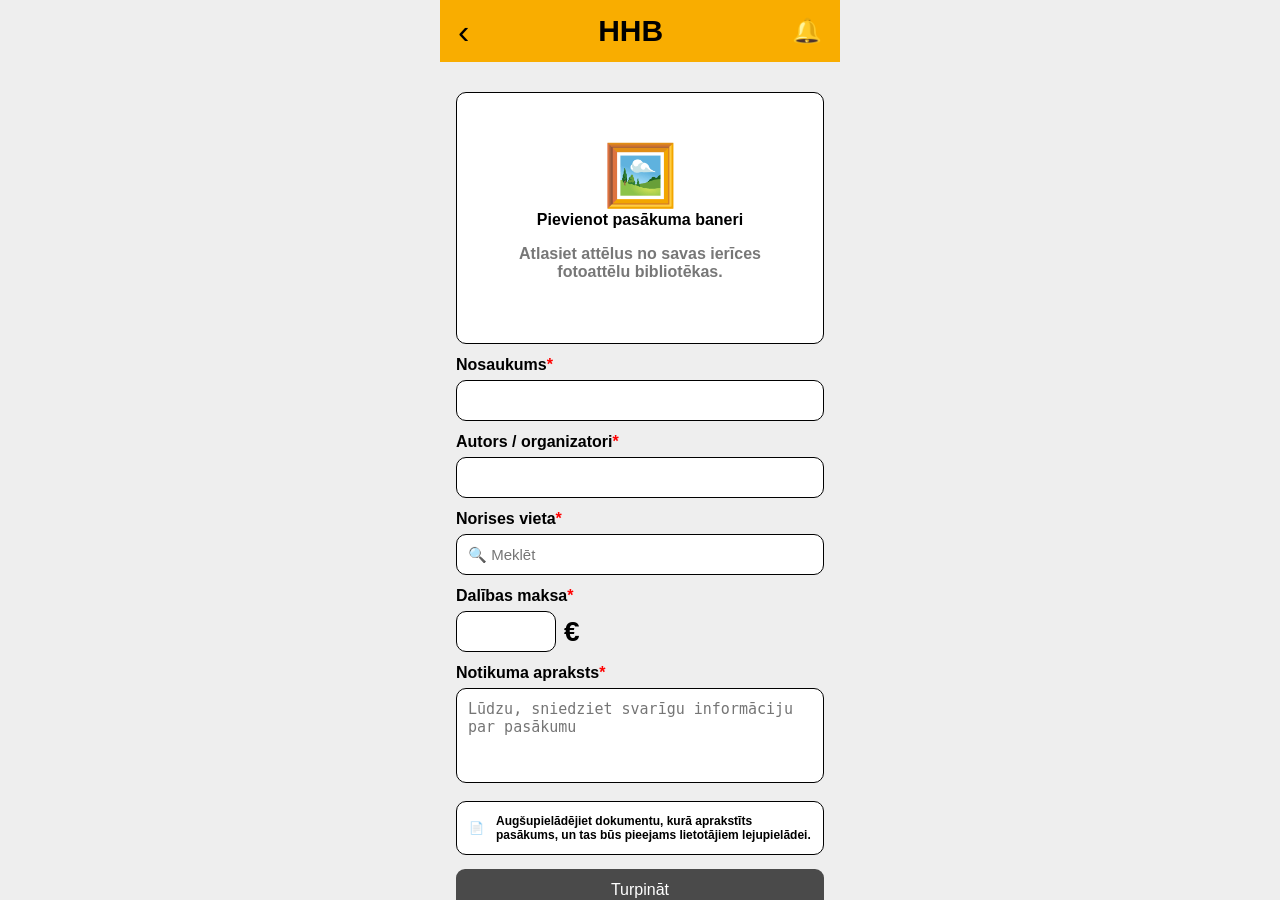
<file: database/create-event.html>
<!DOCTYPE html>
<html lang="lv">
<head>
    <meta charset="UTF-8">
    <meta name="viewport" content="width=device-width, initial-scale=1.0">
    <title>Izveidot pasākumu</title>

    <style>
        body {
            margin: 0;
            font-family: Arial, sans-serif;
            background: #eeeeee;
            color: #000;
        }

        .page {
            max-width: 400px;
            margin: auto;
            background: #eeeeee;
            min-height: 100vh;
        }

        .top-bar {
            height: 62px;
            background: #f9ad00;
            display: flex;
            align-items: center;
            justify-content: space-between;
            padding: 0 18px;
        }

        .back {
            font-size: 34px;
            text-decoration: none;
            color: black;
        }

        .logo {
            font-size: 30px;
            font-weight: 900;
        }

        .bell {
            font-size: 24px;
        }

        .form-wrapper {
            height: calc(100vh - 62px);
            overflow-y: auto;
            scroll-snap-type: y mandatory;
        }

        .form-section {
            min-height: calc(100vh - 62px);
            padding: 18px 16px;
            box-sizing: border-box;
            scroll-snap-align: start;
        }

        h1 {
            font-size: 28px;
            margin: 10px 0 16px;
        }

        label {
            font-weight: 800;
            display: block;
            margin-top: 12px;
            margin-bottom: 6px;
        }

        .required {
            color: red;
        }

        input,
        textarea {
            width: 100%;
            box-sizing: border-box;
            border: 1.5px solid #000;
            border-radius: 10px;
            padding: 11px;
            font-size: 15px;
            background: white;
        }

        textarea {
            height: 95px;
            resize: none;
        }

        .image-upload {
            height: 250px;
            border: 1.5px solid #000;
            border-radius: 10px;
            background: white;
            display: flex;
            justify-content: center;
            align-items: center;
            text-align: center;
            cursor: pointer;
            overflow: hidden;
        }

        .image-upload img {
            width: 100%;
            height: 100%;
            object-fit: cover;
        }

        .upload-text {
            color: #777;
        }

        .upload-icon {
            font-size: 60px;
            color: #888;
        }

        .price-row {
            display: flex;
            align-items: center;
            gap: 8px;
        }

        .price-row input {
            width: 100px;
        }

        .euro {
            font-size: 28px;
            font-weight: bold;
        }

        .document-box {
            margin-top: 14px;
            border: 1.5px solid #000;
            border-radius: 10px;
            padding: 12px;
            background: white;
            font-size: 12px;
            font-weight: bold;
            display: flex;
            gap: 12px;
            align-items: center;
        }

        .btn {
            width: 100%;
            border: none;
            border-radius: 9px;
            padding: 12px;
            margin-top: 14px;
            font-size: 16px;
        }

        .dark-btn {
            background: #4a4a4a;
            color: white;
        }

        .yellow-btn {
            background: #f9ad00;
            color: black;
        }

        .calendar-card {
            background: white;
            border-radius: 10px;
            padding: 18px;
        }

        .calendar-header {
            display: flex;
            justify-content: space-between;
            align-items: center;
        }

        .calendar-header button {
            border: none;
            background: none;
            font-size: 26px;
        }

        .weekdays,
        .days {
            display: grid;
            grid-template-columns: repeat(7, 1fr);
            text-align: center;
        }

        .weekdays {
            margin-top: 22px;
            color: #666;
            font-size: 13px;
        }

        .days {
            margin-top: 18px;
            gap: 12px 0;
        }

        .day {
            padding: 8px 0;
            border-radius: 50%;
        }

        .selected {
            background: #f9ad00;
        }

        .event-type {
            margin-top: 18px;
            background: #ddd;
            border-radius: 8px;
            padding: 8px;
            font-size: 12px;
        }

        .type-row {
            padding: 5px;
            border-bottom: 1px solid #bbb;
        }

        .modal-bg {
            display: none;
            position: fixed;
            inset: 0;
            background: rgba(0,0,0,0.35);
            justify-content: center;
            align-items: center;
            z-index: 10;
        }

        .modal {
            background: white;
            width: 280px;
            border-radius: 12px;
            padding: 28px;
            text-align: center;
            position: relative;
        }

        .close {
            position: absolute;
            right: 16px;
            top: 10px;
            font-size: 26px;
            cursor: pointer;
        }

        .check {
            width: 58px;
            height: 58px;
            border: 3px solid #35b943;
            border-radius: 50%;
            color: #35b943;
            display: flex;
            align-items: center;
            justify-content: center;
            margin: auto;
            font-size: 34px;
        }
    </style>
</head>

<body>

<div class="page">

    <header class="top-bar">
        <a href="calendar.html" class="back">‹</a>
        <div class="logo">HHB</div>
        <div class="bell">🔔</div>
    </header>

    <div class="form-wrapper">

        <section class="form-section">

            <label class="image-upload">
                <input type="file" id="imageInput" accept="image/*" hidden>
                <div id="uploadContent">
                    <div class="upload-icon">🖼️</div>
                    <b>Pievienot pasākuma baneri</b>
                    <p class="upload-text">
                        Atlasiet attēlus no savas ierīces<br>
                        fotoattēlu bibliotēkas.
                    </p>
                </div>
            </label>

            <label>Nosaukums<span class="required">*</span></label>
            <input type="text">

            <label>Autors / organizatori<span class="required">*</span></label>
            <input type="text">

            <label>Norises vieta<span class="required">*</span></label>
            <input type="text" placeholder="🔍 Meklēt">

            <label>Dalības maksa<span class="required">*</span></label>
            <div class="price-row">
                <input type="text">
                <span class="euro">€</span>
            </div>

            <label>Notikuma apraksts<span class="required">*</span></label>
            <textarea placeholder="Lūdzu, sniedziet svarīgu informāciju par pasākumu"></textarea>

            <div class="document-box">
                📄
                <span>Augšupielādējiet dokumentu, kurā aprakstīts pasākums, un tas būs pieejams lietotājiem lejupielādei.</span>
            </div>

            <button class="btn dark-btn" onclick="scrollToSecond()">Turpināt</button>

        </section>

        <section class="form-section" id="secondSection">

            <label>Pasākuma norises datums<span class="required">*</span></label>

            <div class="calendar-card">
                <div class="calendar-header">
                    <button onclick="changeMonth(-1)">‹</button>
                    <h3 id="monthTitle"></h3>
                    <button onclick="changeMonth(1)">›</button>
                </div>

                <div class="weekdays">
                    <span>S</span><span>M</span><span>T</span><span>W</span><span>T</span><span>F</span><span>S</span>
                </div>

                <div class="days" id="days"></div>
            </div>

            <label>Notikuma apzīmējumu izvēle<span class="required">*</span></label>

            <div class="event-type">
                <div>Atlasiet notikuma ikonu, kas būs redzama citiem lietotājiem.</div>
                <div class="type-row">🏅 - sacensības</div>
                <div class="type-row">✚ - vakcinācijas, medicīniski pasākumi</div>
            </div>

            <button class="btn dark-btn" onclick="showModal()">Saglabāt melnrakstu</button>
            <button class="btn yellow-btn">Turpināt</button>

        </section>

    </div>
</div>

<div class="modal-bg" id="modal">
    <div class="modal">
        <div class="close" onclick="closeModal()">×</div>
        <div class="check">✓</div>
        <h2>Paldies!</h2>
        <p>Melnraksts ir saglabāts.</p>
        <button class="btn dark-btn" onclick="closeModal()">Labi</button>
    </div>
</div>

<script>
    const imageInput = document.getElementById("imageInput");
    const uploadContent = document.getElementById("uploadContent");

    imageInput.addEventListener("change", function () {
        const file = imageInput.files[0];

        if (file) {
            const image = document.createElement("img");
            image.src = URL.createObjectURL(file);

            uploadContent.innerHTML = "";
            uploadContent.appendChild(image);
        }
    });

    function scrollToSecond() {
        document.getElementById("secondSection").scrollIntoView({
            behavior: "smooth"
        });
    }

    function showModal() {
        document.getElementById("modal").style.display = "flex";
    }

    function closeModal() {
        document.getElementById("modal").style.display = "none";
    }

    const monthNames = [
        "Janvāris", "Februāris", "Marts", "Aprīlis", "Maijs", "Jūnijs",
        "Jūlijs", "Augusts", "Septembris", "Oktobris", "Novembris", "Decembris"
    ];

    let calendarDate = new Date();

    function renderCalendar() {
        const year = calendarDate.getFullYear();
        const month = calendarDate.getMonth();

        document.getElementById("monthTitle").textContent =
            monthNames[month] + " " + year;

        const daysBox = document.getElementById("days");
        daysBox.innerHTML = "";

        const firstDay = new Date(year, month, 1).getDay();
        const daysInMonth = new Date(year, month + 1, 0).getDate();

        for (let i = 0; i < firstDay; i++) {
            daysBox.appendChild(document.createElement("div"));
        }

        for (let day = 1; day <= daysInMonth; day++) {
            const dayDiv = document.createElement("div");
            dayDiv.className = "day";
            dayDiv.textContent = day;

            if (day === new Date().getDate() &&
                month === new Date().getMonth() &&
                year === new Date().getFullYear()) {
                dayDiv.classList.add("selected");
            }

            dayDiv.onclick = function () {
                document.querySelectorAll(".day").forEach(d => d.classList.remove("selected"));
                dayDiv.classList.add("selected");
            };

            daysBox.appendChild(dayDiv);
        }
    }

    function changeMonth(value) {
        calendarDate.setMonth(calendarDate.getMonth() + value);
        renderCalendar();
    }

    renderCalendar();
</script>

</body>
</html>
</file>
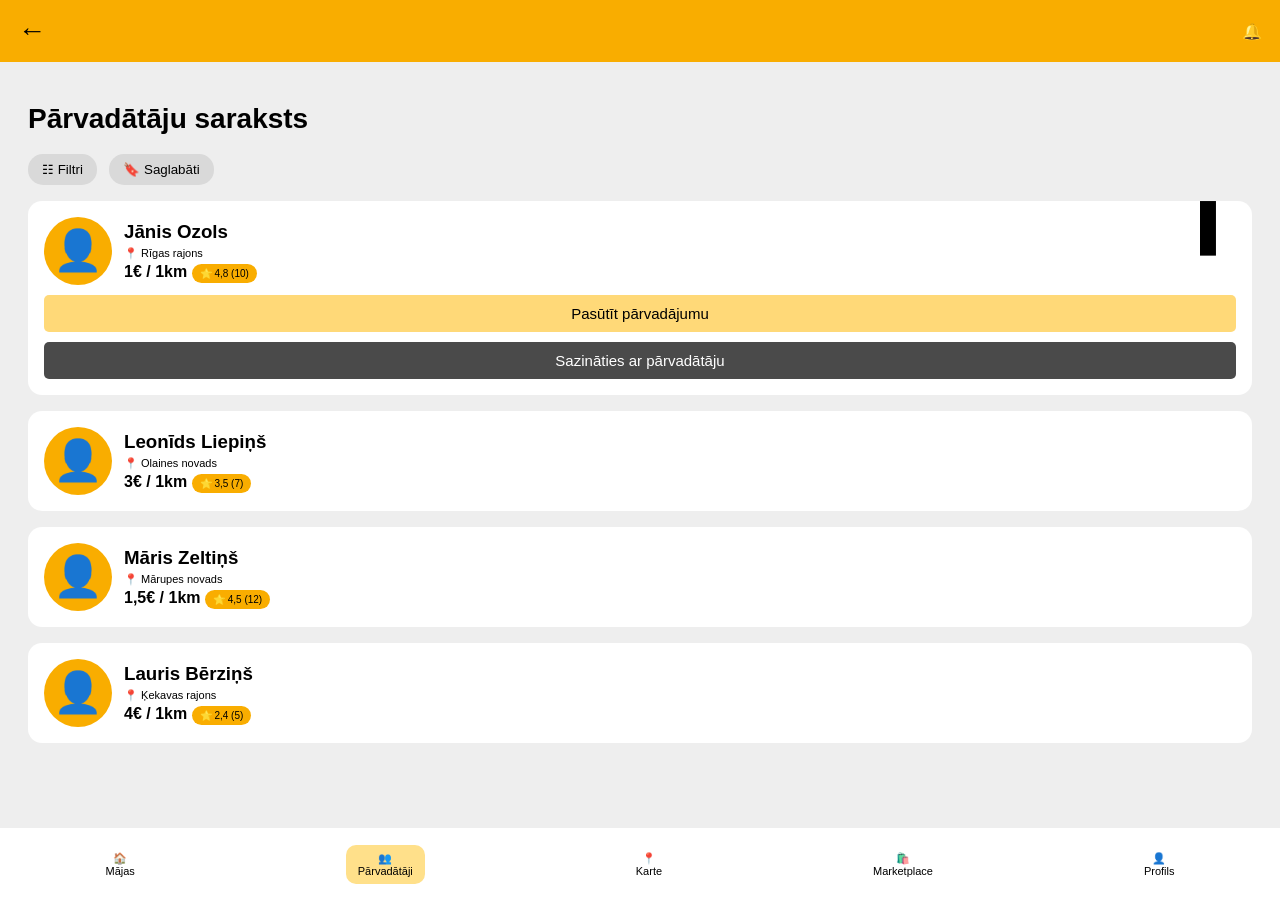
<file: database/drivers.html>
<!DOCTYPE html>
<html lang="lv">
<head>
    <meta charset="UTF-8">
    <title>Pārvadātāji</title>
    <link rel="stylesheet" href="app.css">
</head>

<body>

<header class="top-bar">
    <a href="index.html" class="back">←</a>
    <div></div>
    <div>🔔</div>
</header>

<main class="page">
    <h1>Pārvadātāju saraksts</h1>

    <div class="filter-row">
        <button>☷ Filtri</button>
        <button>🔖 Saglabāti</button>
    </div>

    <section class="driver-card large">
        <div class="avatar">👤</div>

        <div class="driver-info">
            <h3>Jānis Ozols</h3>
            <p>📍 Rīgas rajons</p>
            <b>1€ / 1km</b>
            <span class="rating">⭐ 4,8 (10)</span>
        </div>

        <div class="bookmark">▌</div>

        <button onclick="location.href='map.html'" class="yellow-btn">
            Pasūtīt pārvadājumu
        </button>

        <button class="dark-btn">
            Sazināties ar pārvadātāju
        </button>
    </section>

    <section class="driver-card">
        <div class="avatar">👤</div>
        <div class="driver-info">
            <h3>Leonīds Liepiņš</h3>
            <p>📍 Olaines novads</p>
            <b>3€ / 1km</b>
            <span class="rating">⭐ 3,5 (7)</span>
        </div>
    </section>

    <section class="driver-card">
        <div class="avatar">👤</div>
        <div class="driver-info">
            <h3>Māris Zeltiņš</h3>
            <p>📍 Mārupes novads</p>
            <b>1,5€ / 1km</b>
            <span class="rating">⭐ 4,5 (12)</span>
        </div>
    </section>

    <section class="driver-card">
        <div class="avatar">👤</div>
        <div class="driver-info">
            <h3>Lauris Bērziņš</h3>
            <p>📍 Ķekavas rajons</p>
            <b>4€ / 1km</b>
            <span class="rating">⭐ 2,4 (5)</span>
        </div>
    </section>
</main>

<nav class="bottom-nav">
    <a href="index.html">🏠<br>Mājas</a>
    <a class="active" href="drivers.html">👥<br>Pārvadātāji</a>
    <a href="map.html">📍<br>Karte</a>
    <a href="#">🛍️<br>Marketplace</a>
    <a href="profile.html">👤<br>Profils</a>
</nav>

</body>
</html>
</file>
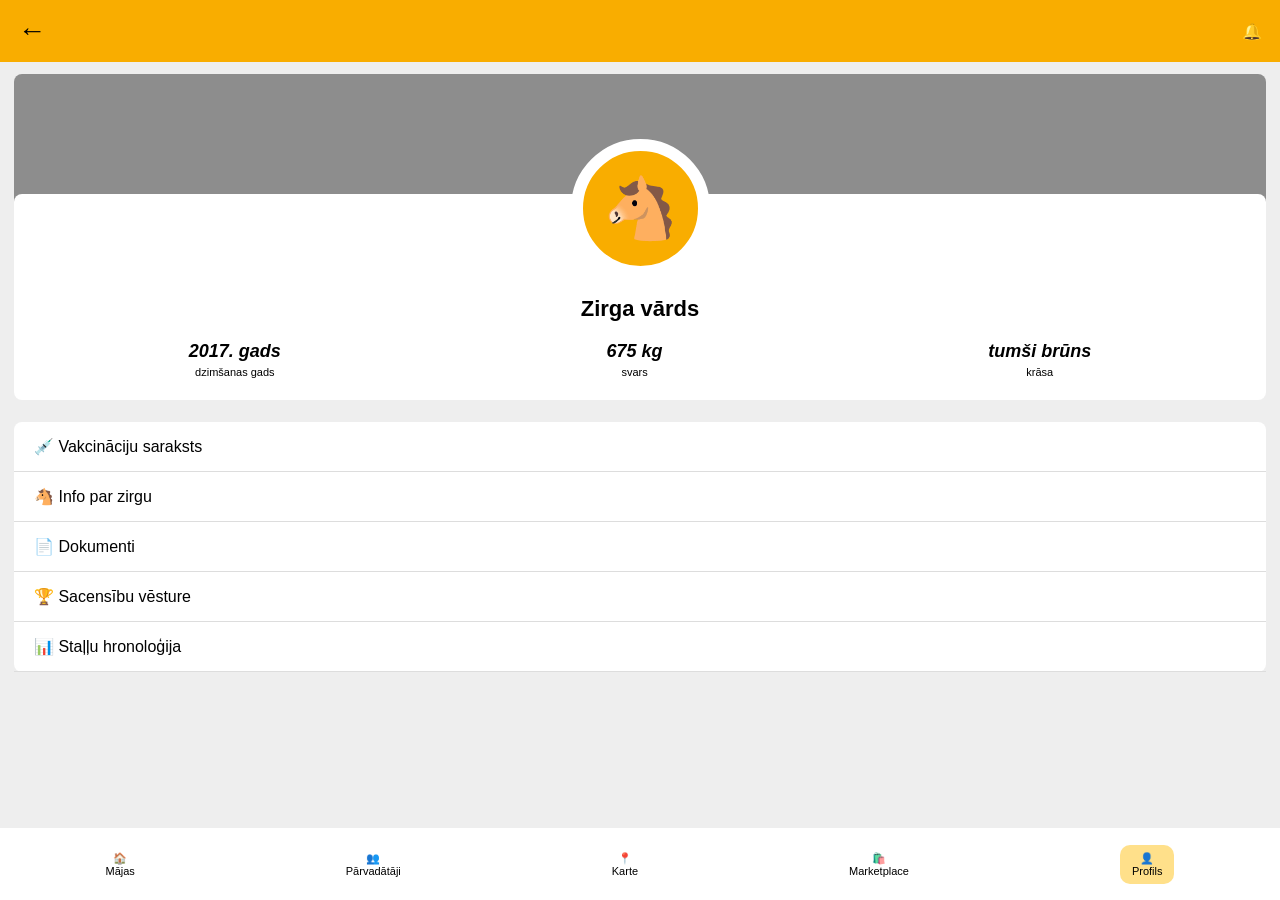
<file: database/horse-profile.html>
<!DOCTYPE html>
<html lang="lv">
<head>
    <meta charset="UTF-8">
    <title>Zirga profils</title>
    <link rel="stylesheet" href="app.css">
</head>

<body>

<header class="top-bar">
    <a href="index.html" class="back">←</a>
    <div></div>
    <div>🔔</div>
</header>

<main class="horse-page">

    <div class="horse-banner"></div>

    <section class="horse-card">
        <div class="horse-icon">🐴</div>

        <h1>Zirga vārds</h1>

        <div class="horse-stats">
            <div>
                <b>2017. gads</b>
                <span>dzimšanas gads</span>
            </div>

            <div>
                <b>675 kg</b>
                <span>svars</span>
            </div>

            <div>
                <b>tumši brūns</b>
                <span>krāsa</span>
            </div>
        </div>
    </section>

    <section class="horse-menu">
        <div>💉 Vakcināciju saraksts</div>
        <div>🐴 Info par zirgu</div>
        <div>📄 Dokumenti</div>
        <div>🏆 Sacensību vēsture</div>
        <div>📊 Staļļu hronoloģija</div>
    </section>

</main>

<nav class="bottom-nav">
    <a href="index.html">🏠<br>Mājas</a>
    <a href="drivers.html">👥<br>Pārvadātāji</a>
    <a href="map.html">📍<br>Karte</a>
    <a href="#">🛍️<br>Marketplace</a>
    <a class="active" href="profile.html">👤<br>Profils</a>
</nav>

</body>
</html>
</file>
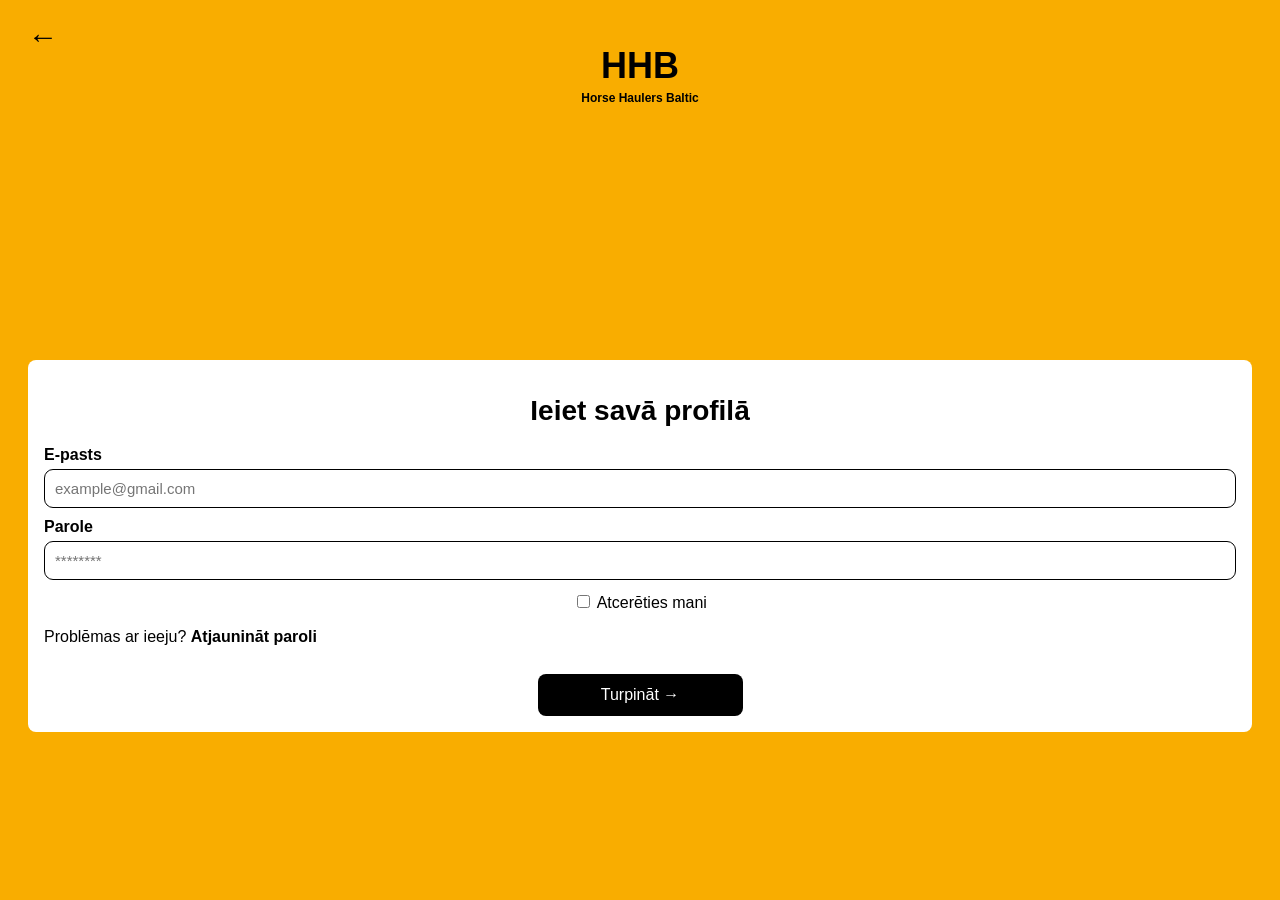
<file: database/login.html>
<!DOCTYPE html>
<html lang="lv">
<head>
    <meta charset="UTF-8">
    <title>HHB Login</title>
    <link rel="stylesheet" href="profile.css">
</head>

<body class="yellow-page login-page">

<a href="profile.html" class="back">←</a>

<div class="logo">HHB<br><span>Horse Haulers Baltic</span></div>

<form class="login-card" onsubmit="loginUser(event)">

    <h1>Ieiet savā profilā</h1>

    <label>E-pasts</label>
    <input type="email" id="loginEmail" placeholder="example@gmail.com" required>

    <label>Parole</label>
    <input type="password" id="loginPassword" placeholder="********" required>

    <label class="remember">
        <input type="checkbox"> Atcerēties mani
    </label>

    <p>Problēmas ar ieeju? <b>Atjaunināt paroli</b></p>

    <button class="black-btn" type="submit">Turpināt →</button>

</form>

<script>
    function loginUser(event) {
        event.preventDefault();

        const savedUser = JSON.parse(localStorage.getItem("hhbUser"));

        const email = document.getElementById("loginEmail").value;
        const password = document.getElementById("loginPassword").value;

        if (!savedUser) {
            alert("Profils vēl nav izveidots!");
            return;
        }

        if (email === savedUser.email && password === savedUser.password) {
            alert("Veiksmīga pieslēgšanās!");
            window.location.href = "index.html";
        } else {
            alert("Nepareizs e-pasts vai parole!");
        }
    }
</script>

</body>
</html>
</file>
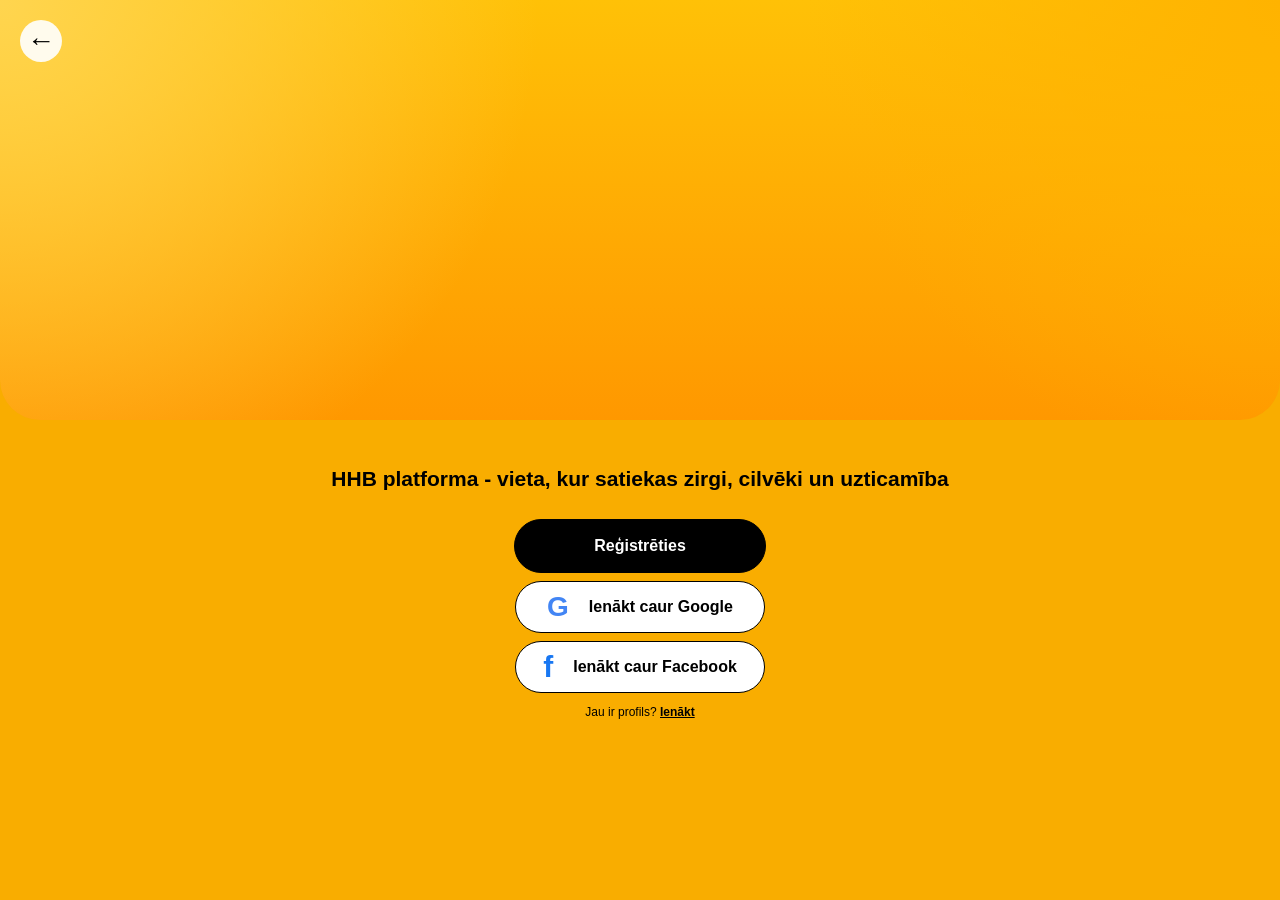
<file: database/profile.html>
<!DOCTYPE html>
<html lang="lv">
<head>
    <meta charset="UTF-8">
    <title>HHB Profils</title>
    <link rel="stylesheet" href="profile.css">
</head>

<body>

<div class="profile-start">

    <div class="hero">

    <a href="index.html" class="hero-back">
        ←
    </a>

</div>
    <div class="yellow-wave"></div>

    <section class="content">
        <h1>HHB platforma - vieta, kur satiekas zirgi, cilvēki un uzticamība</h1>

        <a href="register.html" class="main-btn">Reģistrēties</a>

        <button class="social-btn" onclick="googleLogin()">
            <span class="google">G</span> Ienākt caur Google
        </button>

        <button class="social-btn" onclick="facebookLogin()">
            <span class="facebook">f</span> Ienākt caur Facebook
        </button>

        <p class="login-text">
            Jau ir profils?
            <a href="login.html">Ienākt</a>
        </p>
    </section>

</div>

<script>
    function googleLogin() {
        alert("Šī ir demonstrācijas versija. Reālā projektā šeit tiktu pieslēgta Google API autorizācija.");
    }

    function facebookLogin() {
        alert("Šī ir demonstrācijas versija. Reālā projektā šeit tiktu pieslēgta Facebook API autorizācija.");
    }
</script>

</body>
</html>
</file>
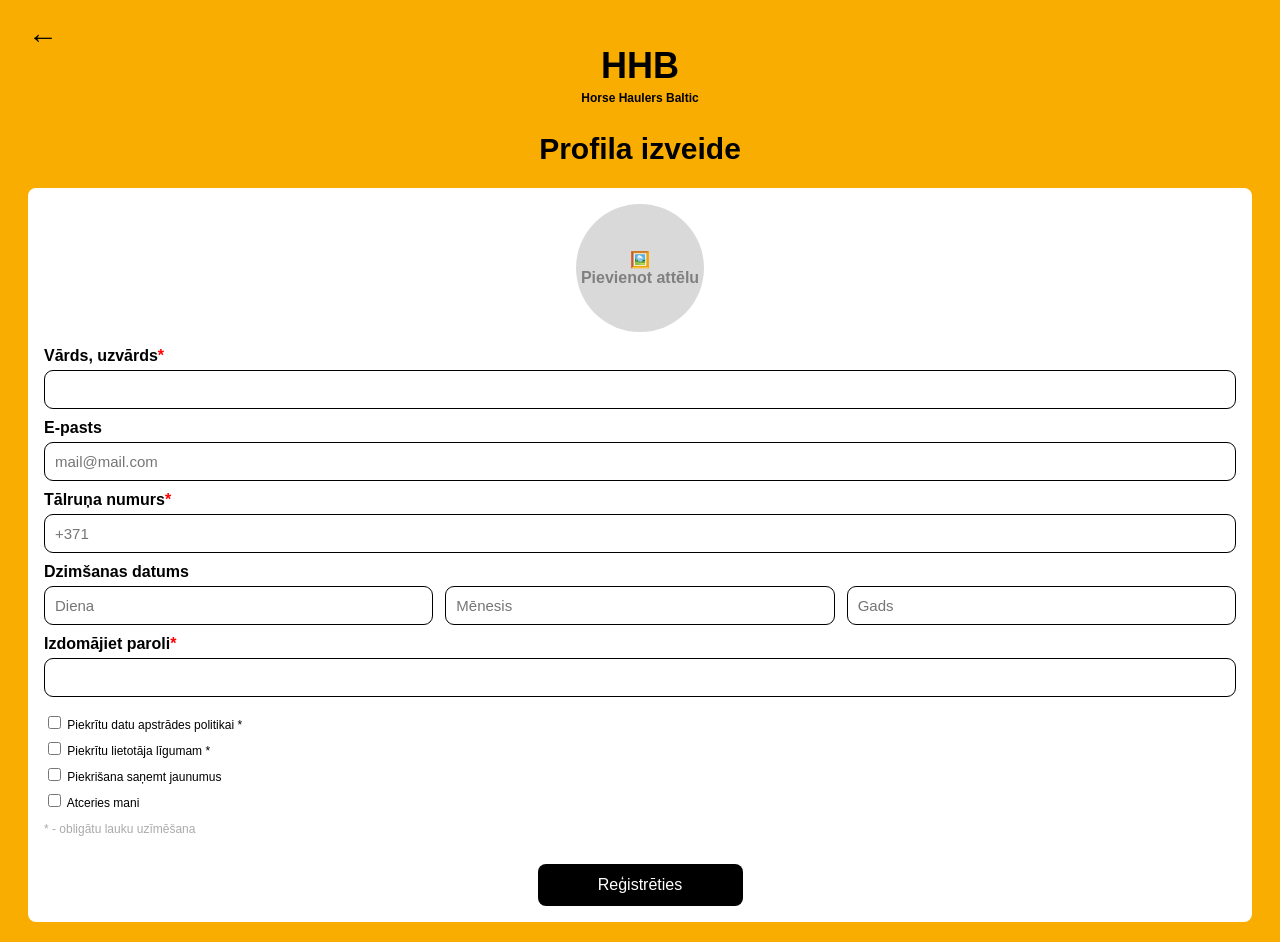
<file: database/register.html>
<!DOCTYPE html>
<html lang="lv">
<head>
    <meta charset="UTF-8">
    <title>HHB Reģistrācija</title>
    <link rel="stylesheet" href="profile.css">
</head>

<body class="yellow-page">

<a href="profile.html" class="back">←</a>

<div class="logo">HHB<br><span>Horse Haulers Baltic</span></div>

<h1 class="page-title">Profila izveide</h1>

<form class="form-card" onsubmit="registerUser(event)">

    <label class="image-upload">
        <input type="file" id="profileImage" accept="image/*" hidden>
        <div id="imagePreview">🖼️<br>Pievienot attēlu</div>
    </label>

    <label>Vārds, uzvārds<span>*</span></label>
    <input type="text" id="name" required>

    <label>E-pasts</label>
    <input type="email" id="email" placeholder="mail@mail.com" required>

    <label>Tālruņa numurs<span>*</span></label>
    <input type="tel" id="phone" placeholder="+371" required>

    <label>Dzimšanas datums</label>
    <div class="date-row">
        <input type="text" placeholder="Diena">
        <input type="text" placeholder="Mēnesis">
        <input type="text" placeholder="Gads">
    </div>

    <label>Izdomājiet paroli<span>*</span></label>
    <input type="password" id="password" required>

    <div class="checkboxes">
        <label><input type="checkbox" required> Piekrītu datu apstrādes politikai *</label>
        <label><input type="checkbox" required> Piekrītu lietotāja līgumam *</label>
        <label><input type="checkbox"> Piekrišana saņemt jaunumus</label>
        <label><input type="checkbox"> Atceries mani</label>
    </div>

    <p class="note">* - obligātu lauku uzīmēšana</p>

    <button class="black-btn" type="submit">Reģistrēties</button>

</form>

<script>
    const imageInput = document.getElementById("profileImage");
    const imagePreview = document.getElementById("imagePreview");

    imageInput.addEventListener("change", function () {
        const file = imageInput.files[0];

        if (file) {
            const reader = new FileReader();

            reader.onload = function () {
                imagePreview.innerHTML = `<img src="${reader.result}" alt="Profila attēls">`;
                localStorage.setItem("profileImage", reader.result);
            };

            reader.readAsDataURL(file);
        }
    });

    function registerUser(event) {
        event.preventDefault();

        const user = {
            name: document.getElementById("name").value,
            email: document.getElementById("email").value,
            phone: document.getElementById("phone").value,
            password: document.getElementById("password").value
        };

        localStorage.setItem("hhbUser", JSON.stringify(user));

        alert("Profils veiksmīgi izveidots!");
        window.location.href = "login.html";
    }
</script>

</body>
</html>
</file>
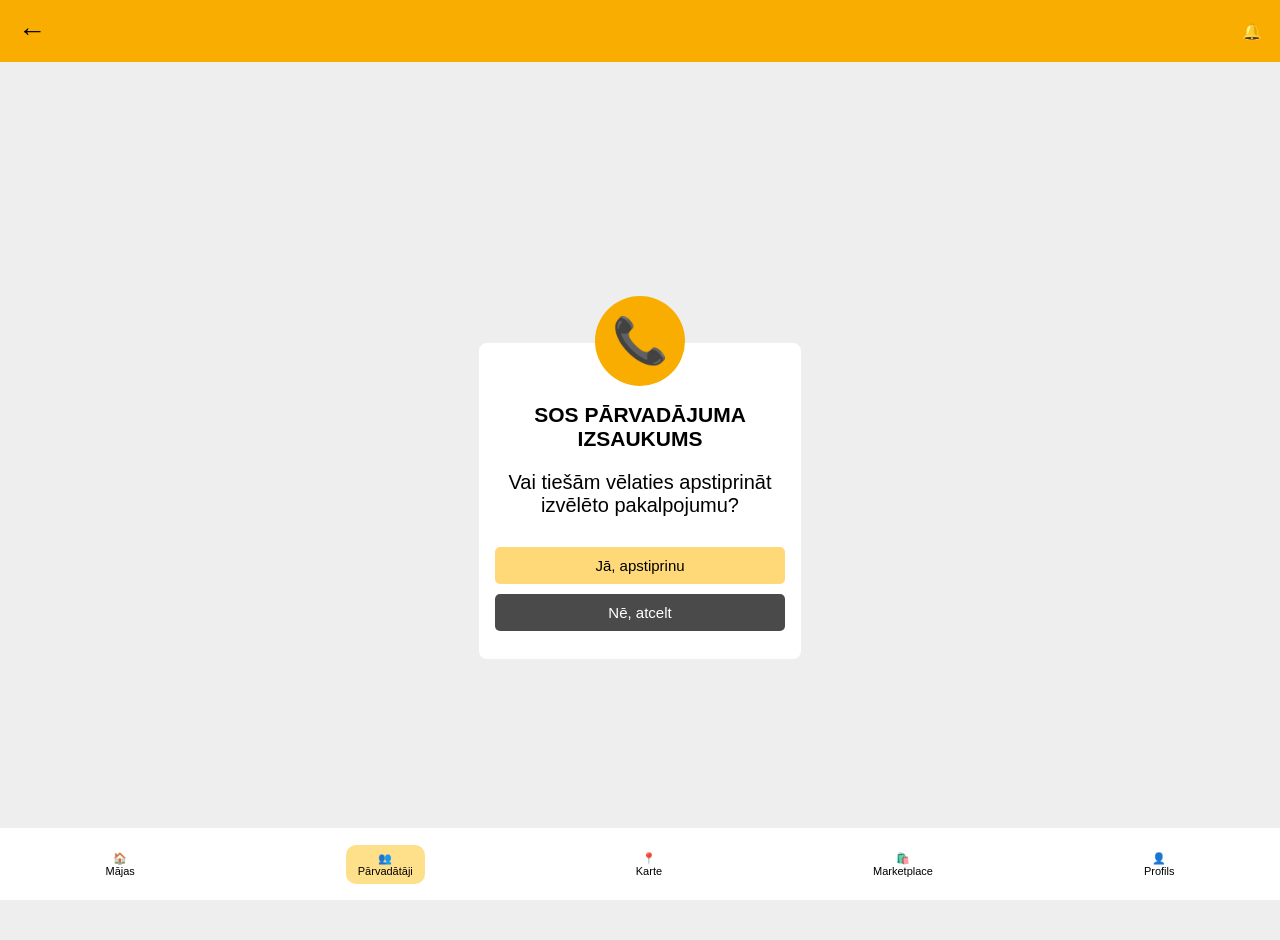
<file: database/sos.html>
<!DOCTYPE html>
<html lang="lv">
<head>
    <meta charset="UTF-8">
    <title>SOS pārvadājums</title>
    <link rel="stylesheet" href="app.css">
</head>

<body>

<header class="top-bar">
    <a href="map.html" class="back">←</a>
    <div></div>
    <div>🔔</div>
</header>

<main class="sos-page">

    <section id="confirmBox" class="sos-card">
        <div class="circle-icon">📞</div>

        <h1>SOS PĀRVADĀJUMA IZSAUKUMS</h1>

        <p>Vai tiešām vēlaties apstiprināt izvēlēto pakalpojumu?</p>

        <button onclick="showSosForm()" class="yellow-btn">Jā, apstiprinu</button>
        <button onclick="location.href='map.html'" class="dark-btn">Nē, atcelt</button>
    </section>

    <section id="sosForm" class="sos-card hidden">
        <div class="circle-icon">📞</div>

        <h1>SOS PĀRVADĀJUMA IZSAUKUMS</h1>

        <label>Jūsu atrašanās vieta</label>
        <input placeholder="Ievadīt adresi...">

        <label>Īss notikumu apraksts</label>
        <input placeholder="Lai informētu pārvadātājus par...">

        <button onclick="showSuccess()" class="yellow-btn">Nosūtīt</button>
        <button onclick="location.href='map.html'" class="dark-btn">Atcelt SOS izsaukumi</button>
    </section>

    <section id="successBox" class="sos-card hidden">
        <div class="circle-icon">✓</div>

        <h1>Paldies!<br>Jūsu pieteikums ir iesniegts.</h1>

        <p><u>5 minūšu laikā</u> gaidiet ziņu no pārvadātāja, kurš būs gatavs Jums palīdzēt.</p>

        <button onclick="location.href='index.html'" class="yellow-btn">
            Atgriezties sākumlapā
        </button>

        <button onclick="location.href='map.html'" class="dark-btn">
            Atcelt SOS izsaukmi
        </button>
    </section>

</main>

<nav class="bottom-nav">
    <a href="index.html">🏠<br>Mājas</a>
    <a class="active" href="drivers.html">👥<br>Pārvadātāji</a>
    <a href="map.html">📍<br>Karte</a>
    <a href="#">🛍️<br>Marketplace</a>
    <a href="profile.html">👤<br>Profils</a>
</nav>

<script>
    function showSosForm() {
        document.getElementById("confirmBox").classList.add("hidden");
        document.getElementById("sosForm").classList.remove("hidden");
    }

    function showSuccess() {
        document.getElementById("sosForm").classList.add("hidden");
        document.getElementById("successBox").classList.remove("hidden");
    }
</script>

</body>
</html>
</file>
<file: database/app.css>
body {
    margin: 0;
    font-family: Arial, sans-serif;
    background: #eeeeee;
    color: black;
}

.top-bar {
    height: 62px;
    background: #f9ad00;
    display: flex;
    align-items: center;
    justify-content: space-between;
    padding: 0 18px;
}

.back {
    text-decoration: none;
    color: black;
    font-size: 28px;
}

.page {
    padding: 22px 28px 90px;
}

h1 {
    font-size: 28px;
    font-weight: 900;
}

.filter-row button {
    border: none;
    border-radius: 15px;
    padding: 8px 14px;
    margin-right: 8px;
    background: #d9d9d9;
}

.driver-card {
    background: white;
    border-radius: 14px;
    margin-top: 16px;
    padding: 16px;
    display: grid;
    grid-template-columns: 80px 1fr;
    position: relative;
}

.driver-card.large {
    grid-template-columns: 80px 1fr;
}

.avatar {
    width: 68px;
    height: 68px;
    border-radius: 50%;
    background: #f9ad00;
    display: flex;
    align-items: center;
    justify-content: center;
    font-size: 40px;
}

.driver-info h3 {
    margin: 4px 0;
}

.driver-info p {
    margin: 3px 0;
    font-size: 11px;
}

.rating {
    background: #f9ad00;
    padding: 4px 8px;
    border-radius: 10px;
    font-size: 10px;
}

.bookmark {
    position: absolute;
    right: 20px;
    top: 0;
    font-size: 45px;
}

.yellow-btn,
.dark-btn {
    width: 100%;
    border: none;
    border-radius: 5px;
    padding: 10px;
    margin-top: 10px;
    font-size: 15px;
}

.yellow-btn {
    background: #ffd978;
}

.dark-btn {
    background: #4a4a4a;
    color: white;
}

.driver-card .yellow-btn,
.driver-card .dark-btn {
    grid-column: 1 / 3;
}

.bottom-nav {
    position: fixed;
    bottom: 0;
    height: 72px;
    width: 100%;
    background: white;
    display: flex;
    justify-content: space-around;
    align-items: center;
}

.bottom-nav a {
    color: black;
    text-decoration: none;
    text-align: center;
    font-size: 11px;
}

.bottom-nav .active {
    background: #ffe08a;
    padding: 7px 12px;
    border-radius: 10px;
}

/* MAP */

.map-page {
    min-height: 100vh;
    background: white;
}

.fake-map {
    height: 415px;
    background:
        linear-gradient(120deg, #d8f1d1 25%, #b7ddff 25%, #b7ddff 40%, #f4f4f4 40%);
    position: relative;
    display: flex;
    align-items: center;
    justify-content: center;
}

.fake-map h2 {
    font-size: 42px;
    color: #777;
}

.calendar-btn {
    position: absolute;
    top: 35px;
    left: 16px;
    background: #f9ad00;
    border: none;
    border-radius: 50%;
    padding: 14px;
    font-size: 20px;
}

.map-panel {
    margin-top: -20px;
    background: white;
    border-radius: 20px 20px 0 0;
    padding: 18px 16px 90px;
    position: relative;
}

.drag-line {
    width: 60px;
    height: 5px;
    background: #999;
    border-radius: 8px;
    margin: 0 auto 15px;
}

.map-icons {
    display: flex;
    justify-content: space-between;
    font-size: 28px;
}

.discount {
    background: #ffd978;
    border-radius: 8px;
    padding: 10px;
    margin-top: 15px;
}

.map-options {
    display: grid;
    grid-template-columns: 1fr 1fr;
    gap: 18px;
}

.map-options button {
    height: 115px;
    border: none;
    border-radius: 9px;
    font-size: 16px;
    background: #e8e8e8;
}

.route-form {
    display: none;
    margin-top: 16px;
}

.route-form input {
    width: 100%;
    box-sizing: border-box;
    padding: 12px;
    border: none;
    border-radius: 8px;
    background: #e8e8e8;
    margin-top: 8px;
}

/* SOS */

.sos-page {
    min-height: calc(100vh - 62px);
    display: flex;
    align-items: center;
    justify-content: center;
    padding: 20px;
}

.sos-card {
    background: white;
    width: 290px;
    border-radius: 8px;
    padding: 28px 16px;
    text-align: center;
    position: relative;
}

.circle-icon {
    width: 90px;
    height: 90px;
    background: #f9ad00;
    border-radius: 50%;
    display: flex;
    align-items: center;
    justify-content: center;
    margin: -75px auto 15px;
    font-size: 45px;
}

.sos-card h1 {
    font-size: 21px;
}

.sos-card p {
    font-size: 20px;
}

.sos-card input {
    width: 100%;
    box-sizing: border-box;
    padding: 8px;
    margin: 10px 0;
    border: 1px solid black;
    border-radius: 4px;
}

.hidden {
    display: none;
}

/* HORSE PROFILE */

.horse-page {
    padding: 12px 14px 90px;
}

.horse-banner {
    height: 135px;
    background: #8d8d8d;
    border-radius: 8px;
}

.horse-card {
    background: white;
    border-radius: 8px;
    padding: 50px 12px 20px;
    text-align: center;
    margin-top: -15px;
    position: relative;
}

.horse-icon {
    width: 115px;
    height: 115px;
    background: #f9ad00;
    border: 12px solid white;
    border-radius: 50%;
    margin: -105px auto 5px;
    display: flex;
    align-items: center;
    justify-content: center;
    font-size: 60px;
}

.horse-card h1 {
    font-size: 22px;
}

.horse-stats {
    display: flex;
    justify-content: space-around;
}

.horse-stats b {
    display: block;
    font-size: 18px;
    font-style: italic;
}

.horse-stats span {
    font-size: 11px;
}

.horse-menu {
    background: white;
    border-radius: 8px;
    margin-top: 22px;
}

.horse-menu div {
    padding: 15px 20px;
    border-bottom: 1px solid #ddd;
    font-size: 16px;
}
</file>
<file: database/profile.css>
body {
    margin: 0;
    font-family: Arial, sans-serif;
    background-color: #f9ad00;
    color: black;
}

.profile-start {
    min-height: 100vh;
    background-color: #f9ad00;
}
.hero {
    position: relative;

    height: 420px;

    background:
        radial-gradient(circle at top left, #ffd54f 0%, transparent 40%),
        radial-gradient(circle at top right, #ffb300 0%, transparent 35%),
        linear-gradient(180deg, #ffc107 0%, #ff9800 100%);

    border-bottom-left-radius: 40px;
    border-bottom-right-radius: 40px;

    overflow: hidden;
}
.content {
    padding: 30px 35px;
    text-align: center;
}

.content h1 {
    font-size: 21px;
    font-weight: 900;
    margin-bottom: 28px;
}

.main-btn,
.social-btn {
    width: 250px;
    height: 52px;
    border-radius: 30px;
    margin: 8px auto;
    display: flex;
    align-items: center;
    justify-content: center;
    text-decoration: none;
    border: 1.5px solid black;
    font-size: 16px;
    font-weight: 800;
}

.main-btn {
    background: black;
    color: white;
}

.social-btn {
    background: white;
    color: black;
}

.google {
    color: #4285f4;
    font-size: 28px;
    margin-right: 20px;
}

.facebook {
    color: #1877f2;
    font-size: 30px;
    margin-right: 20px;
}

.login-text {
    font-size: 12px;
}

.login-text a {
    color: black;
    font-weight: bold;
}

.yellow-page {
    padding: 20px 28px;
    box-sizing: border-box;
    min-height: 100vh;
}

.back {
    font-size: 30px;
    color: black;
    text-decoration: none;
}

.logo {
    text-align: center;
    font-size: 36px;
    font-weight: 900;
    line-height: 24px;
}

.logo span {
    font-size: 12px;
}

.page-title {
    text-align: center;
    font-size: 30px;
    margin: 22px 0;
}

.form-card,
.login-card {
    background: white;
    border-radius: 8px;
    padding: 16px;
}

label {
    font-weight: 800;
    display: block;
    margin-top: 10px;
}

label span {
    color: red;
}

input {
    width: 100%;
    box-sizing: border-box;
    border: 1.5px solid black;
    border-radius: 9px;
    padding: 10px;
    font-size: 15px;
    margin-top: 5px;
}

.image-upload {
    width: 128px;
    height: 128px;
    border-radius: 50%;
    background: #d9d9d9;
    margin: 0 auto 15px;
    display: flex;
    align-items: center;
    justify-content: center;
    color: gray;
    text-align: center;
    overflow: hidden;
}

.image-upload img {
    width: 100%;
    height: 100%;
    object-fit: cover;
}

.date-row {
    display: flex;
    gap: 12px;
}

.checkboxes {
    margin-top: 14px;
    font-size: 12px;
}

.checkboxes label {
    font-weight: normal;
    margin-top: 5px;
}

.checkboxes input {
    width: auto;
}

.note {
    color: #aaa;
    font-size: 12px;
}

.black-btn {
    background: black;
    color: white;
    border: none;
    border-radius: 8px;
    padding: 12px;
    width: 205px;
    display: block;
    margin: 28px auto 0;
    font-size: 16px;
}

.login-page {
    display: flex;
    flex-direction: column;
}

.login-card {
    margin-top: 250px;
}

.login-card h1 {
    text-align: center;
    font-size: 28px;
}

.remember {
    text-align: center;
    font-weight: normal;
}

.remember input {
    width: auto;
}
.hero-back {
    position: absolute;

    top: 20px;
    left: 20px;

    width: 42px;
    height: 42px;

    background: rgba(255,255,255,0.9);

    border-radius: 50%;

    display: flex;
    align-items: center;
    justify-content: center;

    text-decoration: none;

    color: black;

    font-size: 28px;
    font-weight: bold;

    backdrop-filter: blur(4px);
}
</file>
